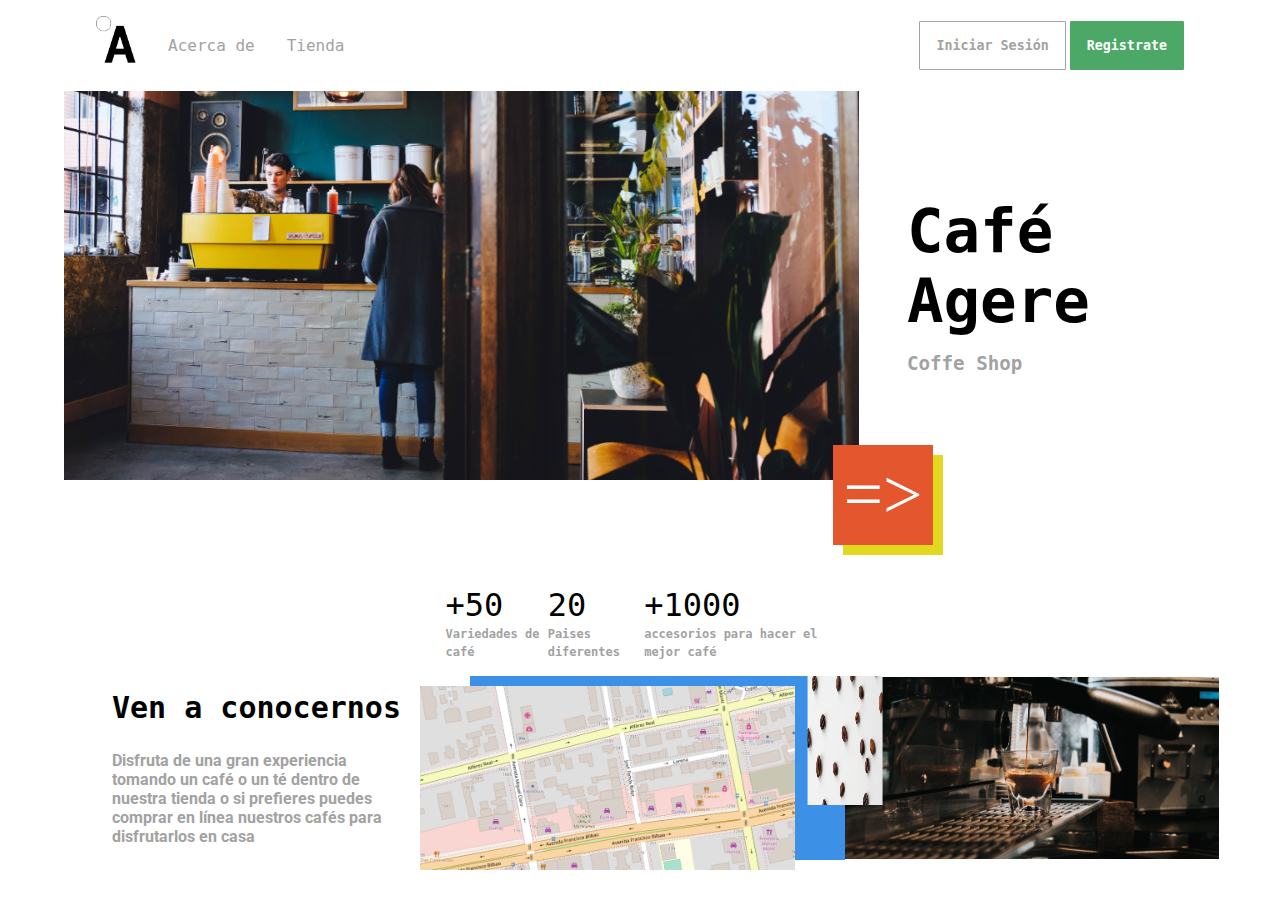
<file: index.html>
<!DOCTYPE html>
<html lang="en">

<head>
    <meta charset="UTF-8">
    <meta name="viewport" content="width=device-width, initial-scale=1.0">
    <link rel="stylesheet" href="assets/css/main.css">
    <title>Document</title>
</head>

<body>
    <navbar class="navbar">
        <div class="navbar__link">
            <img src="assets/img/logo.png" alt="logo" width="40">
            <a class="navbar__link--state link" href="#acerca-de">Acerca de</a>
            <a class="navbar__link--state link" href="#contacto">Tienda</a>
        </div>
        <div class="navbar__button">
            <button class="button button--primary">Iniciar Sesión</button>
            <button class="button button--secundary">Registrate</button>
        </div>
    </navbar>
    <header class="header">
        <div class="header__banner">
            <!-- <img class="header__img--banner" src="assets/img/img-1.png" alt="imagen banner"> -->
             <div class="header__banner--container">
                <div class="header__banner--container-box">
                    <h1>+50</h1>
                    <span class="box-span">Variedades de café</span>
                </div>
                <div class="header__banner--container-box">
                    <h1>20</h1>
                    <span class="box-span">Paises diferentes</span>
                </div>
                <div class="header__banner--container-box">
                    <h1>+1000</h1>
                    <span class="box-span">accesorios para hacer el mejor café</span>
                </div>
             </div>
            
        </div>
        <div class="header__text">
            <h1 class="header__text--title">Café Agere</h1>
            <p><span class="header__text--subtitle">Coffe Shop</span></p>
            <div class="header__box">
                <class class="header__box-uno"></class>
                <class class="header__box-dos">=></class>
            </div>
        </div>
        
    </header>
    <footer class="footer">
        <div class="footer__info">
            <h1 class="info-title">Ven a conocernos</h1>
            <span class="info-subtitle">Disfruta de una gran experiencia tomando un café o un té dentro de nuestra tienda o si prefieres puedes
                comprar en línea nuestros cafés para disfrutarlos en casa</span>
        </div>
        <div class="footer__imagen">
            <img class="footer__imagen--banner footer__imagen--uno" src="assets/img/img-4.png" alt="imagen banner">
            <img class="footer__imagen--banner footer__imagen--dos" src="assets/img/img-3.png" alt="imagen banner">
            <img class="footer__imagen--banner footer__imagen--tres" src="assets/img/img-2.png" alt="imagen banner">
        </div>
    </footer>
    
</body>

</html>
</file>
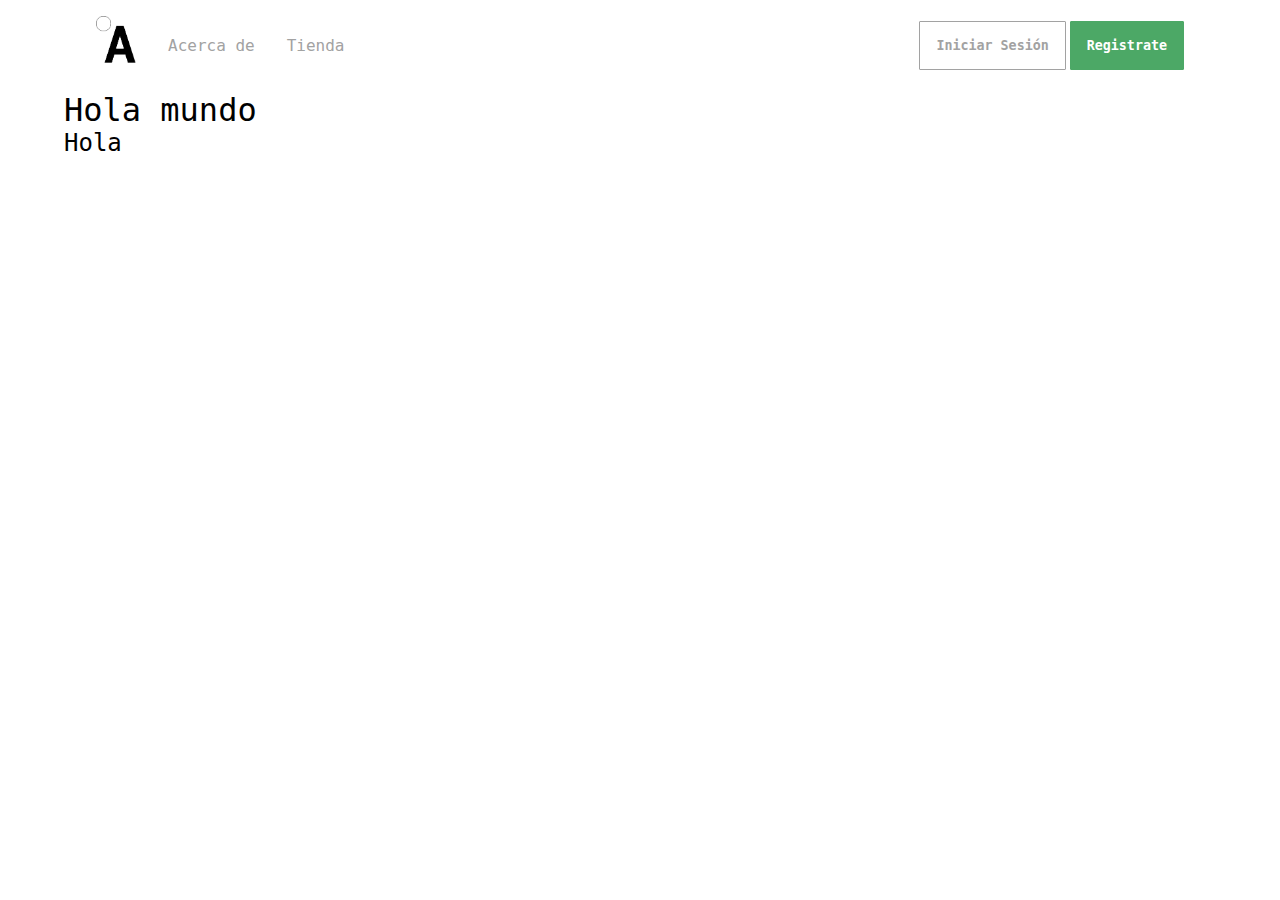
<file: intex.html>
<!DOCTYPE html>
<html lang="en">
<head>
    <meta charset="UTF-8">
    <meta name="viewport" content="width=device-width, initial-scale=1.0">
    <link rel="stylesheet" href="assets/css/main.css">
    <title>Document</title>
</head>
<body>
  

    <navbar class="navbar">
        <div class="navbar__link">
            <img src="assets/img/logo.png" alt="logo" width="40">
            <a class="navbar__link--state link" href="#acerca-de">Acerca de</a>
            <a class="navbar__link--state link" href="#contacto">Tienda</a>
        </div>
        <div class="navbar__button">
            <button class="button button--primary">Iniciar Sesión</button>
            <button class="button button--secundary">Registrate</button>
        </div>
        
    </navbar>  
    
    <h1>Hola mundo</h1>
    <h2>Hola</h2>
</body>
</html>
</file>
<file: assets/css/main.css>
@charset "UTF-8";
/* @use "../base/typography" as *; */
/* Paleta de colores */
/* Integradion fonts Poppins */
@import url("https://fonts.googleapis.com/css2?family=PT+Mono&family=Roboto:ital,wght@0,100;0,300;0,400;0,500;0,700;0,900;1,100;1,300;1,400;1,500;1,700;1,900&display=swap");
/* Tipografias */
/* Globales */
body {
  max-width: 1440px;
  overflow-x: hidden; /* Evita el scroll horizontal */
  margin: 0 auto;
  padding: 0;
  width: 90%;
}

h1, h2, h3, span {
  font-family: "PT Mono", monospace;
  font-weight: 400;
  padding: 0;
  margin: 0;
}

.navbar {
  display: flex;
  justify-content: space-between;
  align-items: center;
  padding: 1rem 2rem;
  /* max-width: 100%; */ /* Ajusta el ancho máximo */
}

.navbar__link {
  display: flex;
  align-items: center;
  gap: 2rem;
}

.navbar__link--state {
  font-family: "PT Mono", monospace;
  font-weight: 400;
}

.header {
  display: flex;
  flex-direction: row;
  justify-content: center;
  align-items: center;
  max-width: 100%;
}
.header__banner {
  display: flex;
  justify-content: flex-end;
  align-items: flex-end;
  width: 72%;
  background-image: url("../img/img-1.png");
  background-repeat: no-repeat;
  background-size: 100% auto;
  height: 65vh;
}
.header__banner--container {
  display: flex;
  padding: 1rem;
  flex-direction: row;
  align-items: flex-end;
  width: 50%;
  background-color: white;
}
.header__banner-box {
  width: 33%;
  margin: 0 10px;
  padding: 10px;
  font-family: "PT Mono", monospace;
  font-size: calc(0.5rem + 1vw);
  color: white;
}
.header__text {
  width: 28%;
  padding: 1rem 0 0 3rem;
  margin-top: -2rem;
}
.header__text--title {
  font-size: calc(2.2rem + 2vw);
  max-width: 100%;
  font-weight: bold;
}
.header__text--subtitle {
  font-size: calc(0.4rem + 1vw);
  max-width: 100%;
  color: #A2A2A2;
  font-weight: bold;
}
.header__box {
  display: flex;
  flex-direction: row;
  justify-content: flex-start;
  margin-left: -4rem;
  margin-top: 5rem;
}
.header__box-uno {
  background-color: #e2d820;
  width: 100px;
  height: 100px;
}
.header__box-dos {
  background-color: #E4572E;
  width: 100px;
  height: 100px;
  text-align: center;
  align-content: center;
  color: #fff;
  font-size: 70px;
  position: relative;
  /* Permite el desplazamiento relativo */
  top: -10px;
  /* Desplaza 10px hacia abajo */
  left: -110px;
}

.box-span {
  color: #A2A2A2;
  font-size: 12px;
  font-weight: bold;
}

.footer {
  display: flex;
  /*  flex-wrap: wrap; */
  /* Permite que los elementos se ajusten en varias filas si es necesario */
  justify-content: space-between;
  align-items: center;
  padding: 0rem 2rem;
  width: 65%;
  /* Ajusta el ancho máximo */
}
.footer__info {
  width: 40%;
  padding: 0 1rem;
}
.footer__imagen {
  width: 50%;
  display: flex;
  justify-content: space-around;
  align-items: center;
  position: relative;
  /* Necesario para el posicionamiento absoluto de las imágenes hijas */
  background-color: #3C91E6;
}
.footer__imagen--banner {
  width: 100%;
  height: auto;
}
.footer__imagen--uno {
  flex: 1 1 20%;
  position: relative;
  /* Permite el desplazamiento relativo */
  top: 10px;
  /* Desplaza 10px hacia abajo */
  left: -50px;
  /* Desplaza 10px hacia la izquierda */
}
.footer__imagen--dos {
  flex: 1 1 50%;
  position: absolute;
  /* Posiciona la imagen de forma absoluta */
  top: 0;
  /* Alinea la imagen en la parte superior del contenedor */
  left: 100%;
  /* Mueve la imagen al centro horizontal del contenedor */
  transform: translateX(-50%);
  /* Centra la imagen horizontalmente */
  height: 70%;
  /* Ajusta la altura de la imagen */
  width: 20%;
  /* Permite que la imagen mantenga su proporción */
}
.footer__imagen--tres {
  flex: 1 1 30%;
}

.info-title {
  color: #000;
  font-size: 30px;
  font-weight: bold;
  font-family: "PT Mono", monospace;
  margin-bottom: 1.6rem;
}

.info-subtitle {
  color: #A2A2A2;
  font-size: 16px;
  font-weight: bold;
  font-family: "Roboto", sans-serif;
}

.button {
  padding: 1rem 1rem;
  border-radius: 1px;
  font-weight: 700;
  font-family: "PT Mono", monospace;
}
.button--primary {
  background-color: #fff;
  color: #A2A2A2;
  border: 1px solid #A2A2A2;
}
.button--primary:hover {
  color: #000;
}
.button--secundary {
  background-color: #4CA866;
  color: #fff;
  border: 1px solid #4CA866;
}
.button--secundary:hover {
  color: #000;
  background-color: #9Dcfab;
}

.link {
  text-decoration: none;
  color: #A2A2A2;
}
.link:hover {
  color: #000;
}/*# sourceMappingURL=main.css.map */
</file>
